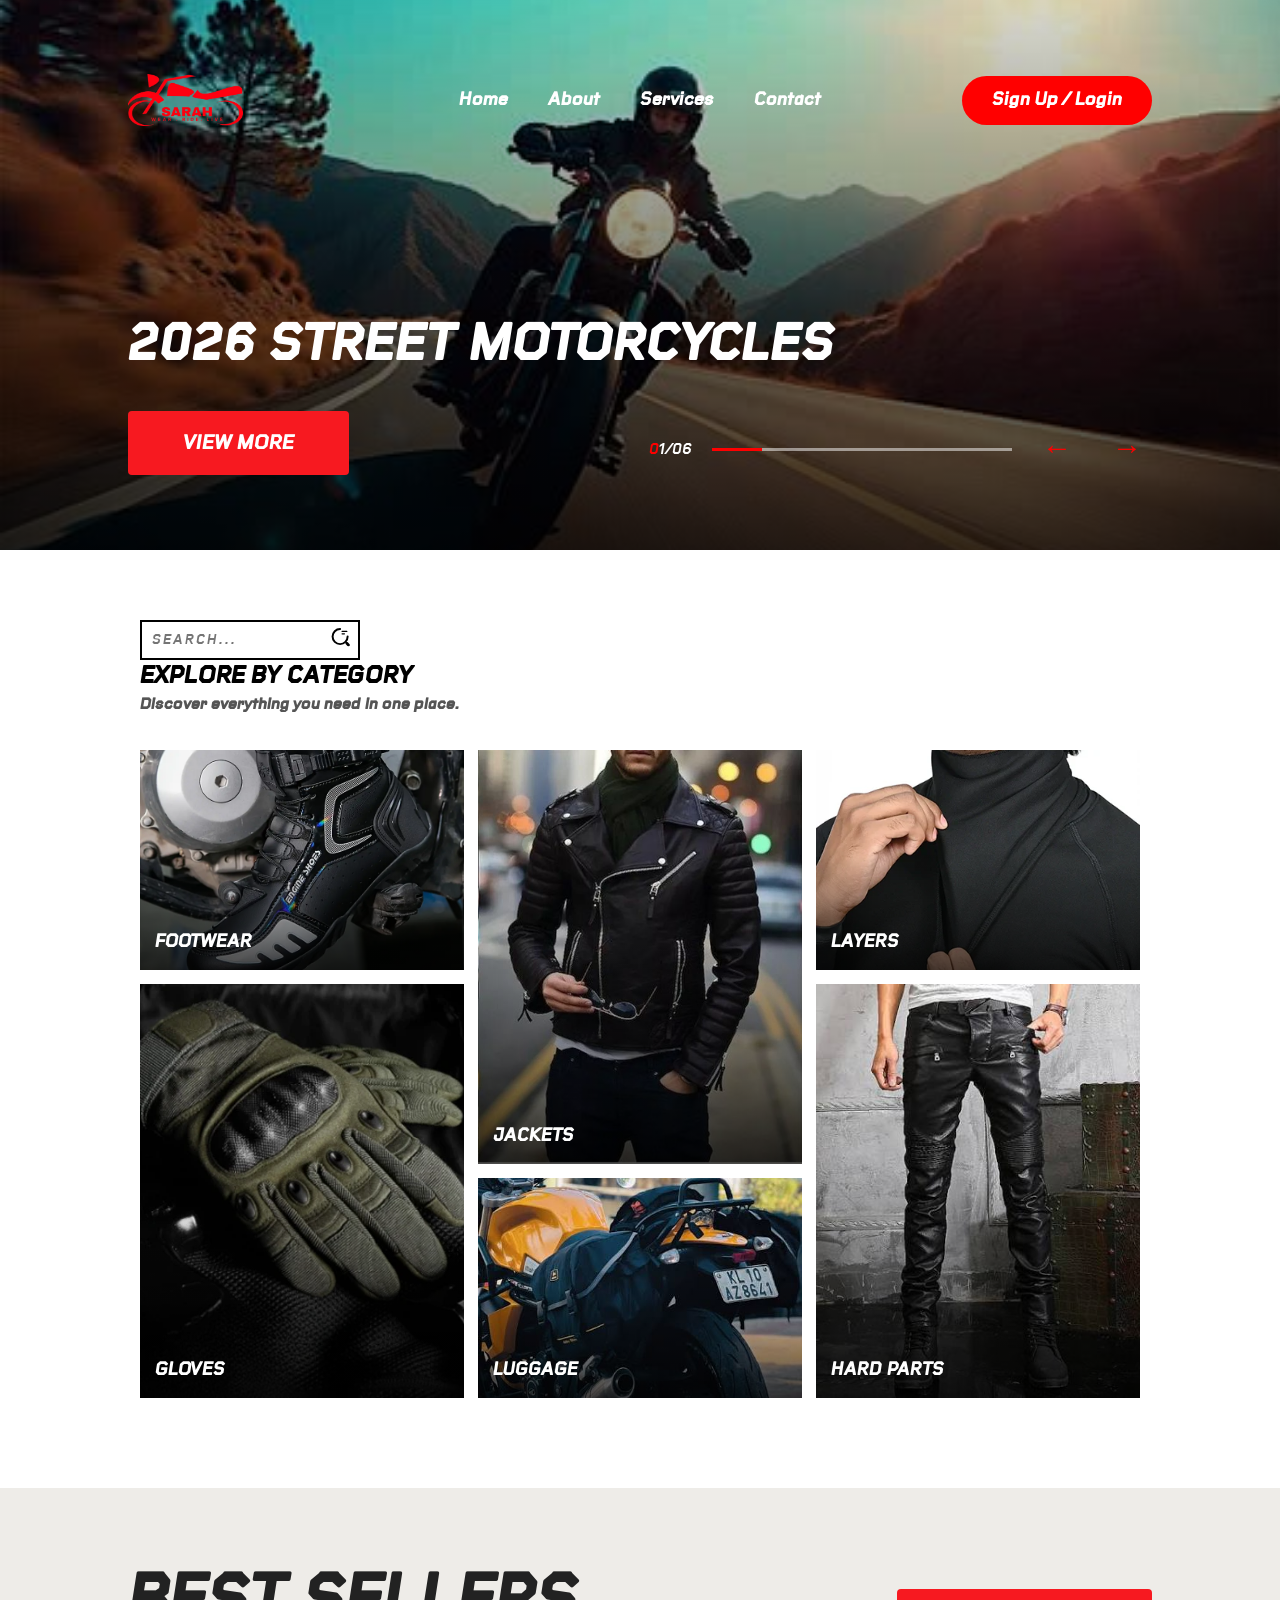
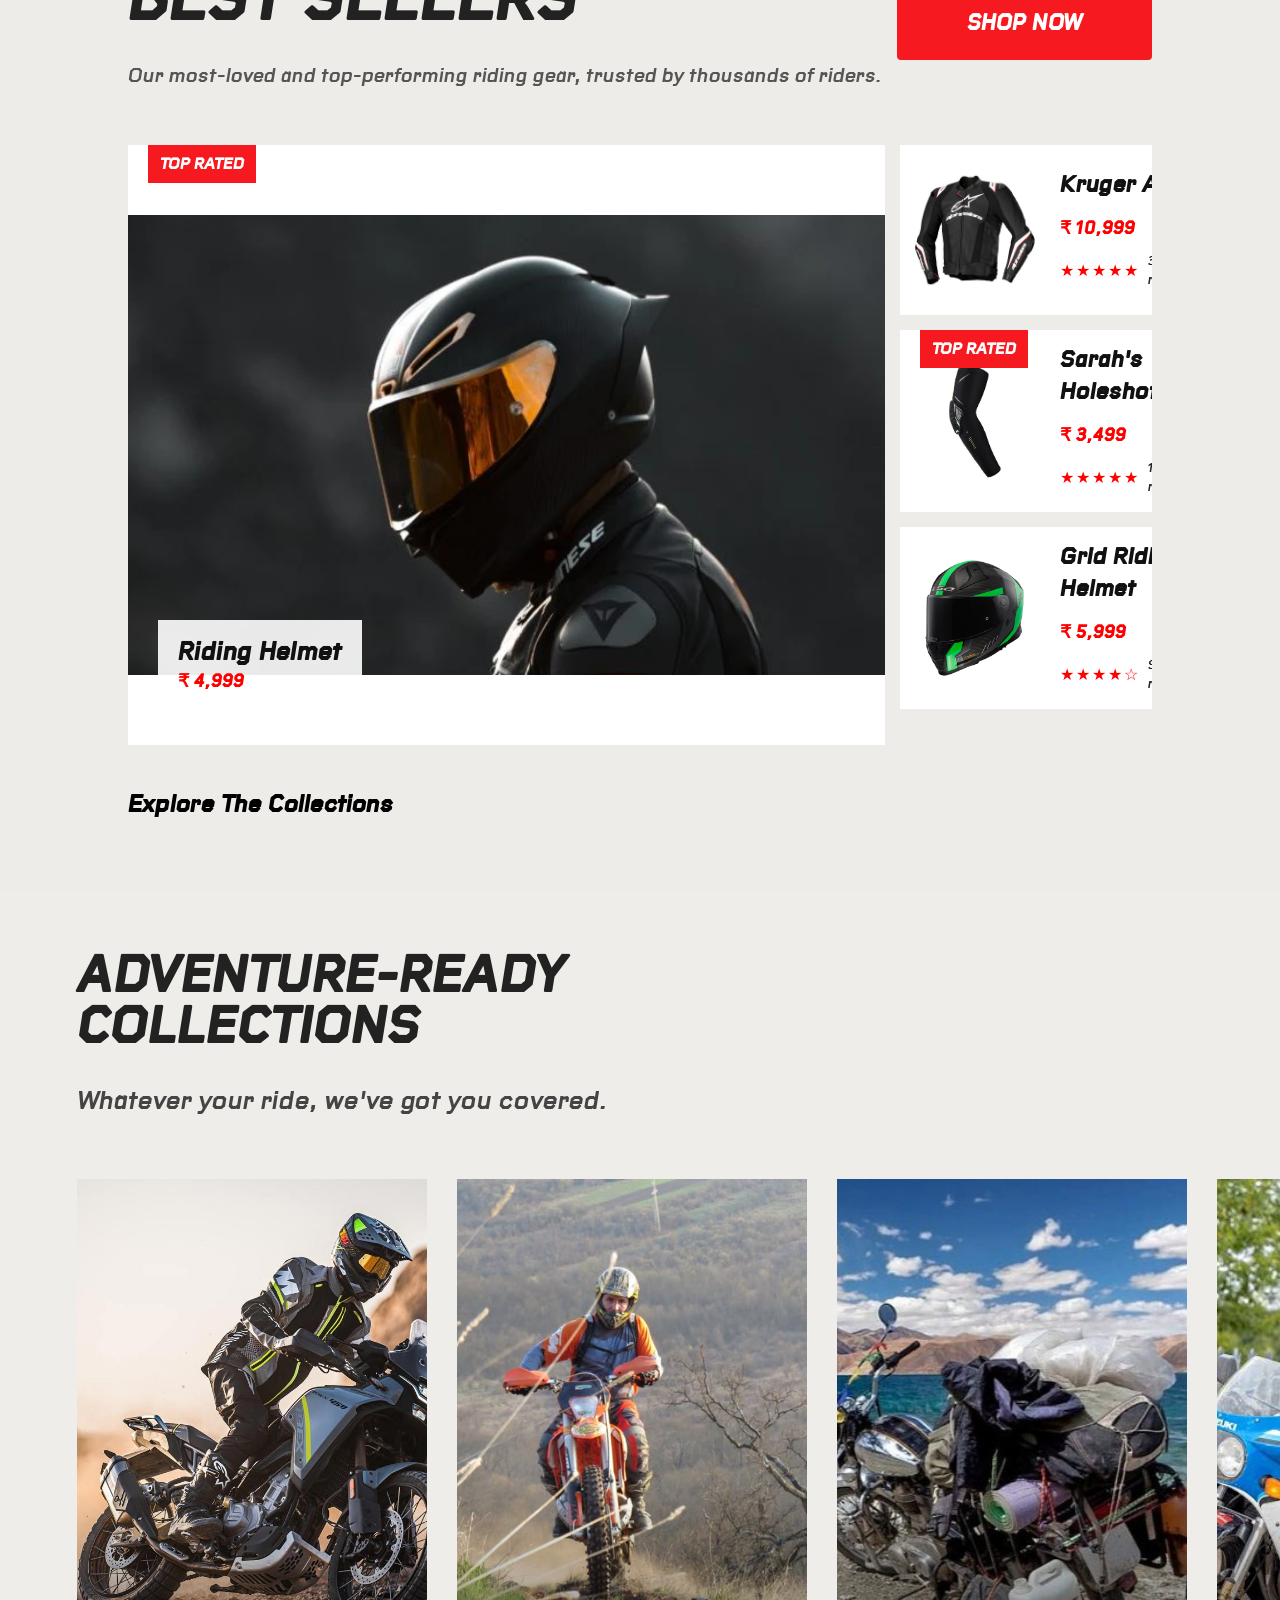
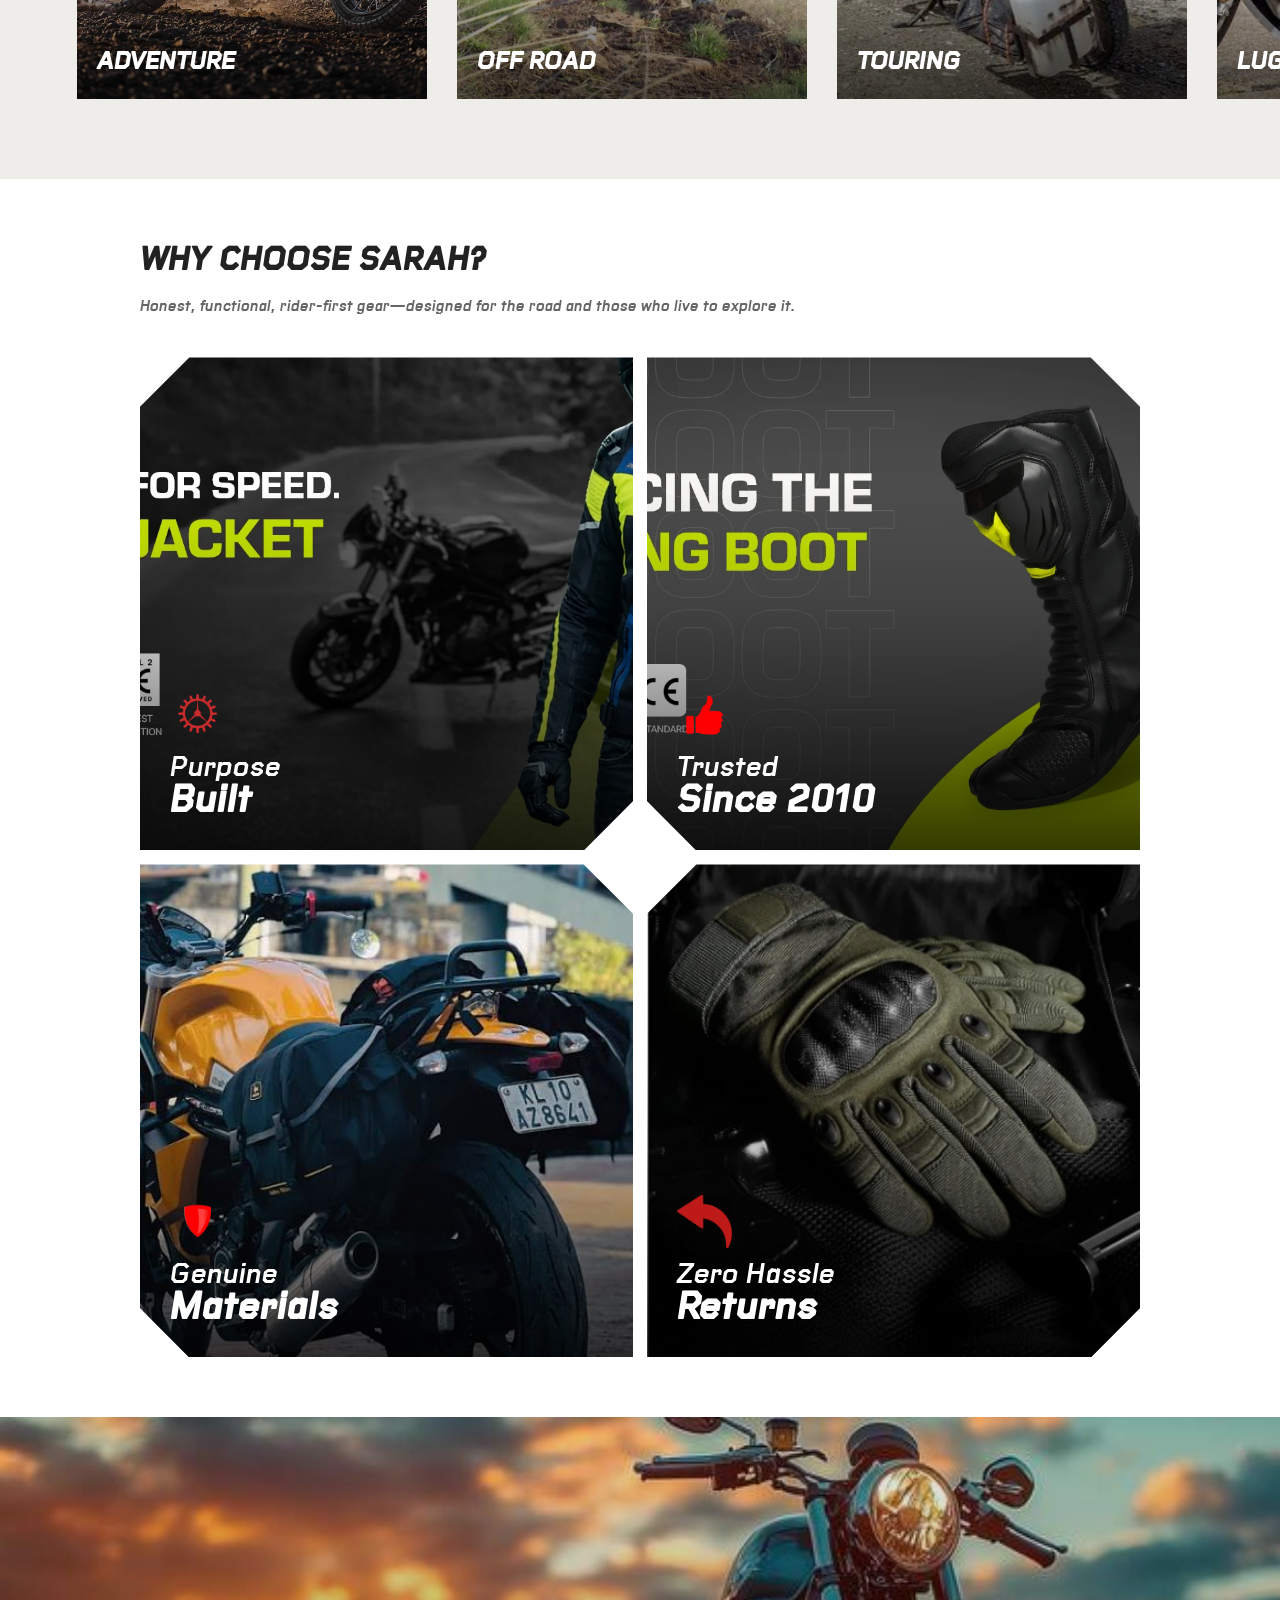
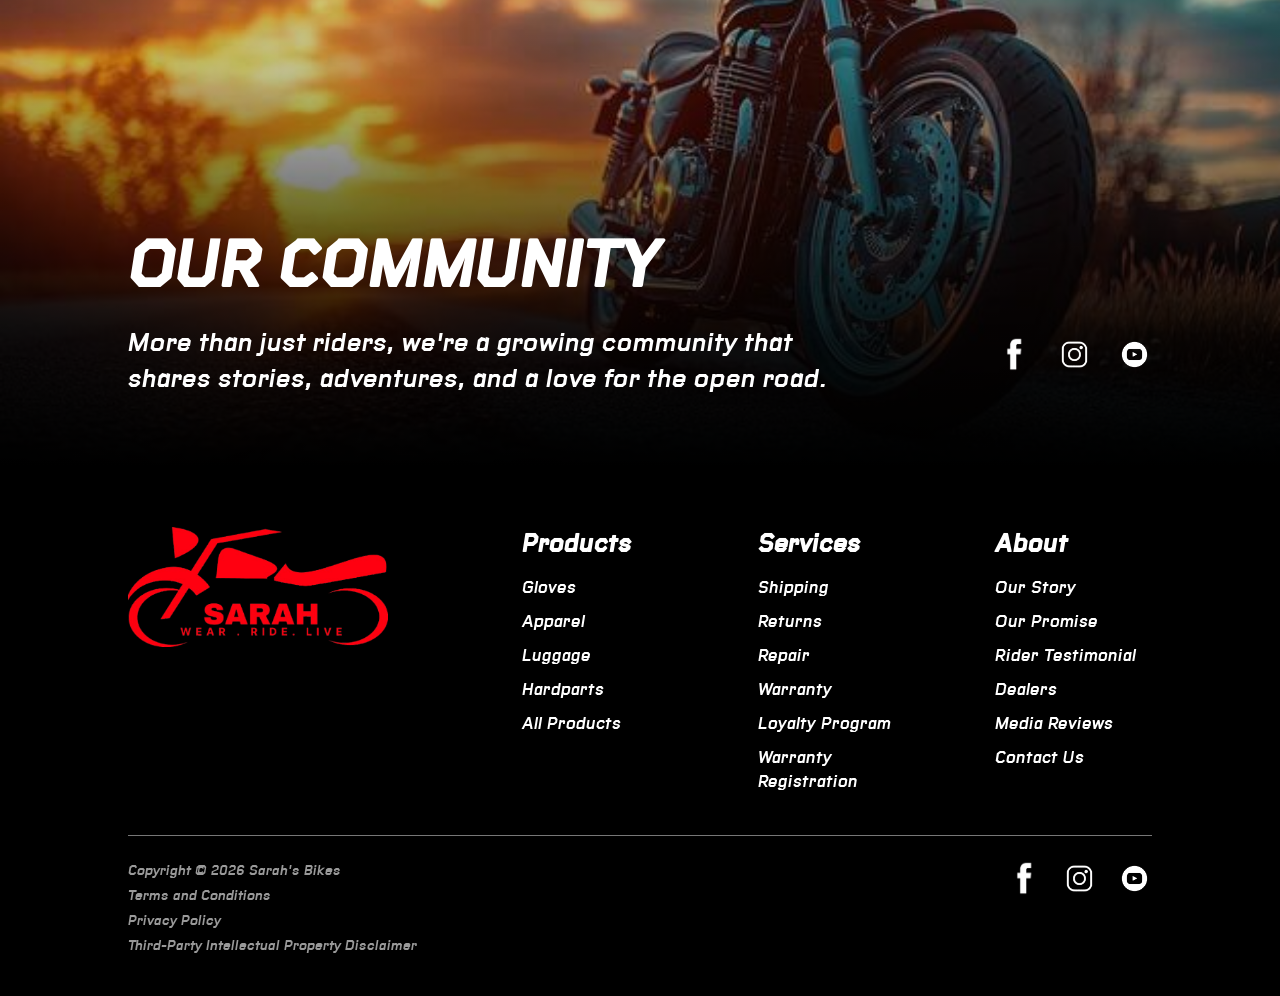
<file: index.html>
<!DOCTYPE html>
<html lang="en">
<head>
    <meta charset="UTF-8">
    <meta name="viewport" content="width=device-width, initial-scale=1.0">
    <title>Document</title>
    <link rel="stylesheet" href="style.css">
    <link rel="preconnect" href="https://fonts.googleapis.com">
        <link rel="icon" type="image/x-icon" href="/bikelogo.ico" height="115px">

</head>
    <body>

    <div class="hero" id="hero">

       <nav class="navbar">

    <!-- Mobile hamburger -->
    <button
        class="menu-btn"
        id="menuBtn"
        type="button"
        aria-label="Open navigation menu"
        aria-expanded="false"
        aria-controls="mobileDrawer"
    >
        <span></span>
        <span></span>
        <span></span>
    </button>

    <!-- Logo -->
    <a href="#" class="nav-logo">
        <img src="bikelogo.png" alt="Sarah">
    </a>

    <!-- Desktop navigation -->
    <ul class="desktop-nav">
        <li><a href="#">Home</a></li>
        <li><a href="#">About</a></li>
        <li><a href="#">Services</a></li>
        <li><a href="#">Contact</a></li>
    </ul>

    <!-- Desktop login -->
    <button class="login-btn" type="button">
        Sign Up / Login
    </button>

</nav>
<div class="mobile-drawer" id="mobileDrawer">

    <div class="drawer-header">

        <img src="bikelogo.png" alt="Sarah">

        <button
            class="close-btn"
            id="closeBtn"
            type="button"
            aria-label="Close navigation menu"
        >
            &times;
        </button>

    </div>

    <div class="drawer-links">
        <a href="#">Home</a>
        <a href="#">About</a>
        <a href="#">Services</a>
        <a href="#">Contact</a>
        <a href="#">Sign Up / Login</a>
    </div>

</div>

<div class="drawer-backdrop" id="drawerBackdrop"></div>

        <!-- CAROUSEL GOES HERE -->
 <section class="bike-carousel">

    <!-- SLIDE 1 -->
    <div class="carousel-slide active">
        <img src="./Carou/img1.jpg" alt="Motorcycle 1">

        <div class="dark-overlay"></div>

        <div class="carousel-content">
            <h2>2026 STREET MOTORCYCLES</h2>
            <a href="#" class="view-btn">VIEW MORE</a>
        </div>
    </div>

    <!-- SLIDE 2 -->
    <div class="carousel-slide">
        <img src="./Carou/img2.avif" alt="Motorcycle 2">

        <div class="dark-overlay"></div>

        <div class="carousel-content">
            <h2>ADVENTURE MOTORCYCLES</h2>
            <a href="#" class="view-btn">VIEW MORE</a>
        </div>
    </div>

    <!-- SLIDE 3 -->
    <div class="carousel-slide">
        <img src="./Carou/img3.jpg" alt="Motorcycle 3">

        <div class="dark-overlay"></div>

        <div class="carousel-content">
            <h2>BUILT FOR THE ROAD</h2>
            <a href="#" class="view-btn">VIEW MORE</a>
        </div>
    </div>
    <div class="carousel-slide">
        <img src="./Carou/img4.avif" alt="Motorcycle 4">

        <div class="dark-overlay"></div>

        <div class="carousel-content">
            <h2>CHANGE THE GAME</h2>
            <a href="#" class="view-btn">VIEW MORE</a>
        </div>
    </div>
    <div class="carousel-slide">
        <img src="./Carou/img5.avif" alt="Motorcycle 5">

        <div class="dark-overlay"></div>

        <div class="carousel-content">
            <h2>THE SPEED AWAITS YOU</h2>
            <a href="#" class="view-btn">VIEW MORE</a>
        </div>
    </div>
    <div class="carousel-slide">
        <img src="./Carou/img6.jpg" alt="Motorcycle 6">

        <div class="dark-overlay"></div>

        <div class="carousel-content">
            <h2>GRAB YOUR RIDING GEAR AND HIT THE ROAD!</h2>
            <a href="#" class="view-btn">VIEW MORE</a>
        </div>
    </div>


    <!-- CONTROLS -->
    <div class="carousel-controls">

        <span class="slide-number"></span>

        <div class="progress-line">
            <span class="progress-active"></span>
        </div>

        <button class="arrow prev" aria-label="Previous slide">
            &#8592;
        </button>

        <button class="arrow next" aria-label="Next slide">
            &#8594;
        </button>

    </div>
</div> <!-- end of hero -->

<section class="categories">
    <!-- From Uiverse.io by boryanakrasteva --> 
<div class="input-container">
  <input type="text" name="text" class="input" placeholder="search...">
  <span class="icon"> 
    <svg width="19px" height="19px" viewBox="0 0 24 24" fill="none" xmlns="http://www.w3.org/2000/svg"><g id="SVGRepo_bgCarrier" stroke-width="0"></g><g id="SVGRepo_tracerCarrier" stroke-linecap="round" stroke-linejoin="round"></g><g id="SVGRepo_iconCarrier"> <path opacity="1" d="M14 5H20" stroke="#000" stroke-width="1.5" stroke-linecap="round" stroke-linejoin="round"></path> <path opacity="1" d="M14 8H17" stroke="#000" stroke-width="1.5" stroke-linecap="round" stroke-linejoin="round"></path> <path d="M21 11.5C21 16.75 16.75 21 11.5 21C6.25 21 2 16.75 2 11.5C2 6.25 6.25 2 11.5 2" stroke="#000" stroke-width="2.5" stroke-linecap="round" stroke-linejoin="round"></path> <path opacity="1" d="M22 22L20 20" stroke="#000" stroke-width="3.5" stroke-linecap="round" stroke-linejoin="round"></path> </g></svg>
  </span>
</div>
    <div class="category-heading">
        <h1>EXPLORE BY CATEGORY</h1>
        <h4><p>Discover everything you need in one place.</p></h4>
    </div>

    <div class="category-grid">

        <a href="#" class="category-card footwear">
            <img src="./prod/riding shoe.webp" alt="Footwear">
            <span>FOOTWEAR</span>
        </a>

        <a href="#" class="category-card apparel">
            <img src="./prod/jacket.jpg" alt="Apparel">
            <span>JACKETS</span>
        </a>

        <a href="#" class="category-card layers">
            <img src="./prod/layer.webp" alt="Layers">
            <span>LAYERS</span>
        </a>

        <a href="#" class="category-card gloves">
            <img src="./prod/gloves.webp" alt="Gloves">
            <span>GLOVES</span>
        </a>

        <a href="#" class="category-card luggage">
            <img src="./prod/bag.jpg" alt="Luggage">
            <span>LUGGAGE</span>
        </a>

        <a href="#" class="category-card hard-parts">
            <img src="./prod/pants.jpg" alt="Hard Parts">
            <span>HARD PARTS</span>
        </a>

    </div>

</section>
<section class="best-sellers">

    <div class="best-sellers-header">

        <div>
            <h2>BEST SELLERS</h2>
            <p>
                Our most-loved and top-performing riding gear,
                trusted by thousands of riders.
            </p>
        </div>

        <a href="#" class="shop-now-btn">SHOP NOW</a>

    </div>


    <div class="best-sellers-grid">

        <!-- BIG FEATURED PRODUCT -->
        <a href="#" class="featured-product">

            <span class="product-badge">TOP RATED</span>

            <img
                src="./prod/helmate.webp"
                alt="Riding Helmet"
            >

            <div class="featured-info">
                <h3>Riding Helmet</h3>
                <p class="price">₹ 4,999</p>
            </div>

        </a>


        <!-- RIGHT PRODUCT LIST -->
        <div class="product-list">

            <!-- PRODUCT 1 -->
            <a href="#" class="small-product">

                <div class="small-product-image">
                    <img
                        src="./prod/jack1.jpg"
                        alt="Kruger Air Jacket"
                    >
                </div>

                <div class="small-product-info">
                    <h3>Kruger Air</h3>

                    <p class="price">₹ 10,999</p>

                    <div class="rating">
                        <span>★★★★★</span>
                        <small>30 reviews</small>
                    </div>
                </div>

            </a>


            <!-- PRODUCT 2 -->
            <a href="#" class="small-product">

                <span class="product-badge">
                    TOP RATED
                </span>

                <div class="small-product-image">
                    <img
                        src="./prod/sleeves.jpg"
                        alt="Sarah's Holeshot"
                    >
                </div>

                <div class="small-product-info">
                    <h3>Sarah's Holeshot</h3>

                    <p class="price">₹ 3,499</p>

                    <div class="rating">
                        <span>★★★★★</span>
                        <small>185 reviews</small>
                    </div>
                </div>

            </a>


            <!-- PRODUCT 3 -->
            <a href="#" class="small-product">

                <div class="small-product-image">
                    <img
                        src="./prod/helmate.jpg"
                        alt="Riding Helmet"
                    >
                </div>

                <div class="small-product-info">
                    <h3>Grid Riding Helmet</h3>

                    <p class="price">₹ 5,999</p>

                    <div class="rating">
                        <span>★★★★☆</span>
                        <small>92 reviews</small>
                    </div>
                </div>

            </a>

        </div>

    </div>

    <br>
    <br>
    <h1> <i>Explore The
Collections</i></h1>
</section>
<section class="collections">

    <div class="collections-header">
        <h2>ADVENTURE-READY<br>COLLECTIONS</h2>
        <p>Whatever your ride, we've got you covered.</p>
    </div>

    <div class="collections-grid">

        <a href="#" class="collection-card">
            <img src="./grid/adv.jpg" alt="Adventure Riding">
            <div class="collection-name">ADVENTURE</div>
        </a>

        <a href="#" class="collection-card">
            <img src="./grid/offroad.avif" alt="Off Road Riding">
            <div class="collection-name">OFF ROAD</div>
        </a>

        <a href="#" class="collection-card">
            <img src="./grid/touring.jpg" alt="Touring">
            <div class="collection-name">TOURING</div>
        </a>

        <a href="#" class="collection-card">
            <img src="./grid/tour.jpg" alt="Luggage">
            <div class="collection-name">LUGGAGE</div>
        </a>

        <a href="#" class="collection-card">
            <img src="./grid/street.jpg" alt="Street Riding">
            <div class="collection-name">STREET</div>
        </a>

    </div>

</section>
<section class="why-section">

    <div class="why-header">
        <h2>WHY CHOOSE SARAH?</h2>
        <p>
            Honest, functional, rider-first gear—designed for the road
            and those who live to explore it.
        </p>
    </div>

    <div class="why-grid">

        <div class="why-card">
            <img src="./prod/im5.webp" alt="Purpose Built">

            <div class="why-overlay">
                <span class="why-icon"><img src="./gridlogo/gear.png"></span>
                <h3>Purpose<br><strong>Built</strong></h3>
            </div>
        </div>

        <div class="why-card">
            <img src="./prod/im2.webp" alt="Trusted Since 2010">

            <div class="why-overlay">
                <span class="why-icon">
                    <img src="./gridlogo/thumb.png">
                </span>
                <h3>Trusted<br><strong>Since 2010</strong></h3>
            </div>
        </div>

        <div class="why-card">
            <img src="./prod/bag.jpg" alt="Genuine Materials">

            <div class="why-overlay">
                <span class="why-icon">
                    <img src="./gridlogo/shield.png">
                </span>
                <h3>Genuine<br><strong>Materials</strong></h3>
            </div>
        </div>

        <div class="why-card">
            <img src="./prod/gloves.webp" alt="Zero Hassle Returns">

            <div class="why-overlay">
                <span class="why-icon">
                    <img src="./gridlogo/return.png">
                </span>
                <h3>Zero Hassle<br><strong>Returns</strong></h3>
            </div>
        </div>

    </div>

</section>
<footer class="site-footer">

    <!-- COMMUNITY IMAGE AREA -->
    <div class="community">

        <div class="community-content">

            <div class="community-text">
                <h2>OUR COMMUNITY</h2>

                <p>
                    More than just riders, we're a growing community that
                    shares stories, adventures, and a love for the open road.
                </p>
            </div>
<div class="social-icons">
    <a href="#">
        <img src="./socials/fb.png" alt="Facebook">
    </a>

    <a href="#">
        <img src="./socials/insta.png" alt="Instagram">
    </a>

    <a href="#">
        <img src="./socials/youtube.png" alt="YouTube">
    </a>
</div>

        </div>

    </div>


    <!-- BLACK FOOTER AREA -->
    <div class="footer-main">

        <div class="footer-grid">

            <!-- LOGO -->
            <div class="footer-brand">
                <img src="bikelogo.png" alt="Sarah">
            </div>


            <!-- PRODUCTS -->
            <div class="footer-column">
                <h3>Products</h3>

                <a href="#">Gloves</a>
                <a href="#">Apparel</a>
                <a href="#">Luggage</a>
                <a href="#">Hardparts</a>
                <a href="#">All Products</a>
            </div>


            <!-- SERVICES -->
            <div class="footer-column">
                <h3>Services</h3>

                <a href="#">Shipping</a>
                <a href="#">Returns</a>
                <a href="#">Repair</a>
                <a href="#">Warranty</a>
                <a href="#">Loyalty Program</a>
                <a href="#">Warranty Registration</a>
            </div>


            <!-- ABOUT -->
            <div class="footer-column">
                <h3>About</h3>

                <a href="#">Our Story</a>
                <a href="#">Our Promise</a>
                <a href="#">Rider Testimonial</a>
                <a href="#">Dealers</a>
                <a href="#">Media Reviews</a>
                <a href="#">Contact Us</a>
            </div>

        </div>


        <!-- BOTTOM FOOTER -->
        <div class="footer-bottom">

            <div class="footer-legal">
                <p>Copyright © 2026 Sarah's Bikes</p>
                <a href="#">Terms and Conditions</a>
                <a href="#">Privacy Policy</a>
                <a href="#">Third-Party Intellectual Property Disclaimer</a>
            </div>
<div class="footer-socials">
    <a href="#" aria-label="Facebook">
        <img src="./socials/fb.png" alt="Facebook">
    </a>

    <a href="#" aria-label="Instagram">
        <img src="./socials/insta.png" alt="Instagram">
    </a>

    <a href="#" aria-label="YouTube">
        <img src="./socials/youtube.png" alt="YouTube">
    </a>
</div>

        </div>

    </div>

</footer>
<script src="script.js"></script>
    </body>
    </html>
</file>
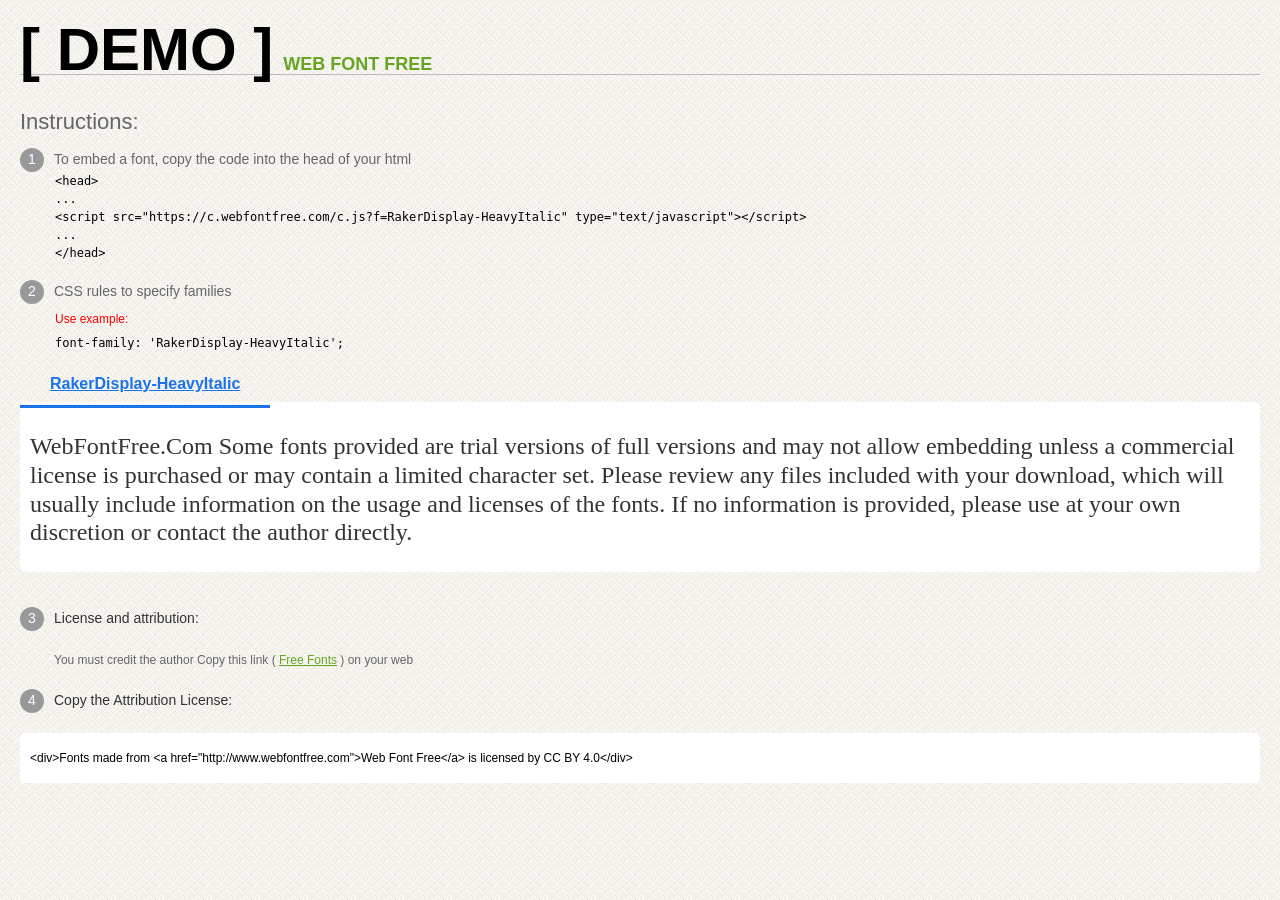
<file: All_Web_Demo.html>
<!doctype html>
<html>
<head>
<meta charset="utf-8">
<title>Fonts Demo</title>
<style type="text/css">
*{margin:0;padding:0;list-style-type:none;}body{font-family:-apple-system,BlinkMacSystemFont,San Francisco,HelveticaNeue-Light,Helvetica Neue Light,Helvetica Neue,Segoe UI,Fira Sans,Roboto,Oxygen,Ubuntu,Droid Sans,Arial,Microsoft YaHei,sans-serif;line-height:1.5;font-size:16px;padding:20px;color:#333;background-image:url([data-uri]);}:hover,:before,:after{-webkit-transition:all 0.1s ease-in;-moz-transition:all 0.1s ease-in;-ms-transition:all 0.1s ease-in;-o-transition:all 0.1s ease-in;transition:all 0.1s ease-in;}a{color:#66A523;}a:hover,.g:hover{opacity:0.7;}.logo{font-size:60px;border-bottom:1px solid #bbb;line-height:20px;color:#000;text-transform:uppercase;font-family:"Teko","Roboto",Arial,Helvetica,sans-serif;margin-top:20px;}.logo a{font-size:18px;color:#66A523;text-decoration:none;text-transform:capitalize;margin-left:10px;}.info{float:left;font-size:14px;margin-top:30px;color:#666;}.info .inst{font-size:22px;margin-bottom:10px;}.info span,.by span{color:#fff;border-radius:20px;padding:1px;display:inline-block;width:22px;height:22px;text-align:center;margin-right:10px;background-color:#999999;}.info .exs{font-size:12px;color:#666;margin-left:35px;display:block;}.info .exs font{color:#f00;line-height:30px;}.demo{float:left;width:100%;height:auto;padding-bottom:10px;margin-top:50px;background-color:#FFF;border-radius:5px;}.demo a{color:#1a73e8;float:left;font-weight:bold;font-size:16px;padding-right:30px;padding-left:30px;position:relative;margin-top:-30px;}.demo a:before{content:" ";background-color:#1A73E8;position:absolute;height:3px;width:100%;left:0px;bottom:-12px;}.demo .t{font-size:24px;float:left;width:calc(100% - 20px);color:#333;height:120px;margin-top:20px;line-height:1.2em;overflow-x:hidden;padding:10px;}.by{padding-top:15px;float:left;width:100%;margin-top:10px;margin-right:0;margin-bottom:10px;margin-left:0;font-size:14px;color:#666;}.by .b{padding-top:10px;padding-bottom:10px;color:#333;}.by .a{padding-top:10px;padding-bottom:10px;margin-left:34px;font-size:12px;}.te{width:100%;height:auto;border:0px solid #CCC;resize:none;float:left;margin-top:10px;line-height:50px;overflow:hidden;border-radius:5px;color:#000000;background-color:#FFF;font-size:12px;margin-bottom:20px;text-indent:10px;}pre{color:#000;}
</style>
<script src="https://c.webfontfree.com/c.js?f=RakerDisplay-HeavyItalic" type="text/javascript"></script>
</head>
<body>
<h1 class="logo">
<span>[ Demo ]</span><a href="http://www.webfontfree.com/">WEB FONT FREE</a>
</h1>
<div class="info">
<div class="inst">Instructions:</div>
<span>1</span>To embed a font, copy the code into the head of your html
<div class="exs">
  <pre>
&lt;head&gt;
...
&lt;script src=&quot;https://c.webfontfree.com/c.js?f=RakerDisplay-HeavyItalic&quot; type=&quot;text/javascript&quot;&gt;&lt;/script&gt;
...
&lt;/head&gt;
</pre><br/>
</div>
<span>2</span>CSS rules to specify families
<div class="exs"><font>Use example:</font> <br/>
<pre>
font-family: 'RakerDisplay-HeavyItalic';
</pre>
</div>
</div>
<!--demo-->
<div class="demo"><a href="https://www.webfontfree.com/en/download/RakerDisplay-HeavyItalic" target="_blank">RakerDisplay-HeavyItalic</a><div class="t" style="font-family:RakerDisplay-HeavyItalic">WebFontFree.Com Some fonts provided are trial versions of full versions and may not allow embedding unless a commercial license is purchased or may contain a limited character set. Please review any files included with your download, which will usually include information on the usage and licenses of the fonts. If no information is provided, please use at your own discretion or contact the author directly.</div></div>
<!--demo-->
<div class="by">
<div class="b"><span>3</span>License and attribution:</div>
<div class="a">You must credit the author Copy this link ( <a target="_blank" href="https://www.webfontfree.com">Free Fonts</a> ) on your web</div>
<div class="b"><span>4</span>Copy the Attribution License:</div>
<div class="te">&lt;div&gt;Fonts made from &lt;a href="http://www.webfontfree.com"&gt;Web Font Free&lt;/a&gt; is licensed by CC BY 4.0&lt;/div&gt;</div>
</div>
</body>
</html>
</file>
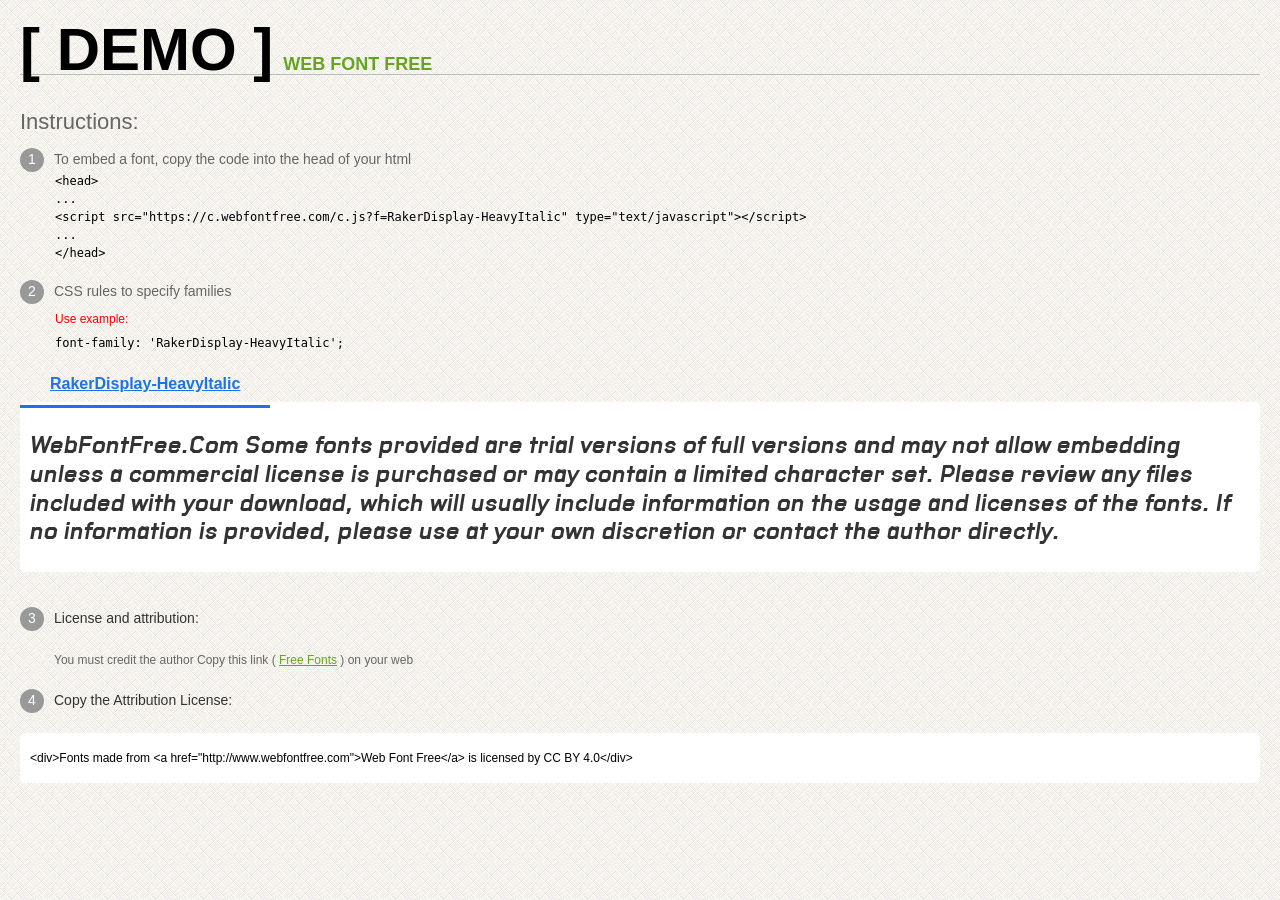
<file: RakerDisplay-HeavyItalic/web/Web_Demo.html>
<!doctype html>
<html>
<head>
<meta charset="utf-8">
<title>Fonts Demo</title>
<style type="text/css">
*{margin:0;padding:0;list-style-type:none;}body{font-family:-apple-system,BlinkMacSystemFont,San Francisco,HelveticaNeue-Light,Helvetica Neue Light,Helvetica Neue,Segoe UI,Fira Sans,Roboto,Oxygen,Ubuntu,Droid Sans,Arial,Microsoft YaHei,sans-serif;line-height:1.5;font-size:16px;padding:20px;color:#333;background-image:url([data-uri]);}:hover,:before,:after{-webkit-transition:all 0.1s ease-in;-moz-transition:all 0.1s ease-in;-ms-transition:all 0.1s ease-in;-o-transition:all 0.1s ease-in;transition:all 0.1s ease-in;}a{color:#66A523;}a:hover,.g:hover{opacity:0.7;}.logo{font-size:60px;border-bottom:1px solid #bbb;line-height:20px;color:#000;text-transform:uppercase;font-family:"Teko","Roboto",Arial,Helvetica,sans-serif;margin-top:20px;}.logo a{font-size:18px;color:#66A523;text-decoration:none;text-transform:capitalize;margin-left:10px;}.info{float:left;font-size:14px;margin-top:30px;color:#666;}.info .inst{font-size:22px;margin-bottom:10px;}.info span,.by span{color:#fff;border-radius:20px;padding:1px;display:inline-block;width:22px;height:22px;text-align:center;margin-right:10px;background-color:#999999;}.info .exs{font-size:12px;color:#666;margin-left:35px;display:block;}.info .exs font{color:#f00;line-height:30px;}.demo{float:left;width:100%;height:auto;padding-bottom:10px;margin-top:50px;background-color:#FFF;border-radius:5px;}.demo a{color:#1a73e8;float:left;font-weight:bold;font-size:16px;padding-right:30px;padding-left:30px;position:relative;margin-top:-30px;}.demo a:before{content:" ";background-color:#1A73E8;position:absolute;height:3px;width:100%;left:0px;bottom:-12px;}.demo .t{font-size:24px;float:left;width:calc(100% - 20px);color:#333;height:120px;margin-top:20px;line-height:1.2em;overflow-x:hidden;padding:10px;}.by{padding-top:15px;float:left;width:100%;margin-top:10px;margin-right:0;margin-bottom:10px;margin-left:0;font-size:14px;color:#666;}.by .b{padding-top:10px;padding-bottom:10px;color:#333;}.by .a{padding-top:10px;padding-bottom:10px;margin-left:34px;font-size:12px;}.te{width:100%;height:auto;border:0px solid #CCC;resize:none;float:left;margin-top:10px;line-height:50px;overflow:hidden;border-radius:5px;color:#000000;background-color:#FFF;font-size:12px;margin-bottom:20px;text-indent:10px;}pre{color:#000;}
</style>
<style type="text/css">
@font-face{
    font-family: "RakerDisplay-HeavyItalic";
    src: url("font/RakerDisplay-HeavyItalic.eot");
    src: url("font/RakerDisplay-HeavyItalic.eot?#iefix")format("embedded-opentype"),
	    url("font/RakerDisplay-HeavyItalic.woff")format("woff"),
	    url("font/RakerDisplay-HeavyItalic.woff2")format("woff2"),
	    url("font/RakerDisplay-HeavyItalic.ttf")format("truetype"),
	    url("font/RakerDisplay-HeavyItalic.svg#RakerDisplay-HeavyItalic")format("svg");
	font-weight:normal;
	font-style:normal;
	font-display:swap;
}
</style>
</head>
<body>
<h1 class="logo">
<span>[ Demo ]</span><a href="http://www.webfontfree.com/">WEB FONT FREE</a>
</h1>
<div class="info">
<div class="inst">Instructions:</div>
<span>1</span>To embed a font, copy the code into the head of your html
<div class="exs">
  <pre>
&lt;head&gt;
...
&lt;script src=&quot;https://c.webfontfree.com/c.js?f=RakerDisplay-HeavyItalic&quot; type=&quot;text/javascript&quot;&gt;&lt;/script&gt;
...
&lt;/head&gt;
</pre><br/>
</div>
<span>2</span>CSS rules to specify families
<div class="exs"><font>Use example:</font> <br/>
<pre>
font-family: 'RakerDisplay-HeavyItalic';
</pre>
</div>
</div>
<!--demo-->
<div class="demo"><a href="https://www.webfontfree.com/en/download/RakerDisplay-HeavyItalic" target="_blank">RakerDisplay-HeavyItalic</a><div class="t" style="font-family:RakerDisplay-HeavyItalic">WebFontFree.Com Some fonts provided are trial versions of full versions and may not allow embedding unless a commercial license is purchased or may contain a limited character set. Please review any files included with your download, which will usually include information on the usage and licenses of the fonts. If no information is provided, please use at your own discretion or contact the author directly.</div></div>
<!--demo-->
<div class="by">
<div class="b"><span>3</span>License and attribution:</div>
<div class="a">You must credit the author Copy this link ( <a target="_blank" href="https://www.webfontfree.com">Free Fonts</a> ) on your web</div>
<div class="b"><span>4</span>Copy the Attribution License:</div>
<div class="te">&lt;div&gt;Fonts made from &lt;a href="http://www.webfontfree.com"&gt;Web Font Free&lt;/a&gt; is licensed by CC BY 4.0&lt;/div&gt;</div>
</div>
</body>
</html>
</file>
<file: style.css>
@font-face {
    font-family: bike;
    src: url(./RakerDisplay-HeavyItalic/RakerDisplay-HeavyItalic.ttf);
}
*{
    padding : 0;
    margin: 0;
    box-sizing: border-box;
    font-family: 'bike', sans-serif;
}
.hero {
    width: 100%;
    position: relative;
    overflow: hidden;

    /* Total height of the hero/carousel area */
    height: 550px;
}
nav {
    position: absolute;
    top: 0;
    left: 0;

    width: 100%;
    z-index: 100;

    display: flex;
    align-items: center;
    justify-content: space-between;

    padding: 40px 10% 0;

    /* Carousel image will show behind navbar */
    background: transparent;
}
nav {
    position: absolute;
    width: 100%;
}

nav ul {
    position: absolute;
    left: 50%;
    transform: translateX(-50%);

    display: flex;
    align-items: center;
}
.logo{
    color:white;
    font-size : 28px;
}
.logo span {
    color: red;
}

nav ul li{
    list-style-type : none;
    display: inline-block;
    padding: 10px 20px;
}
nav ul li a {
    color: white;
    text-decoration: none;
    font-size: 18px;
    font-weight: bold;

    position: relative;
    padding-bottom: 8px;
}

nav ul li a::after {
    content: "";
    position: absolute;

    left: 0;
    bottom: 0;

    width: 0;
    height: 3px;

    background: red;

    transition: width 0.3s ease;
}
nav ul li a:hover{
    color : red;
    transition: .3s;
}
nav ul li a:hover::after {
    width: 100%;
}

button{
    border:none;
    background : red;
    padding: 12px 30px;
    border-radius: 30px;
    color: white;
    font-weight: bold;
    font-size: 18px;
    transition: .4s;
}

button:hover{
    background : white;
    color : red;
    cursor: pointer;
}
.bike-carousel {
    position: absolute;
    inset: 0;

    width: 100%;
    height: 100%;

    overflow: hidden;
    background: #111;
}

/* SLIDE */
.carousel-slide {
    position: absolute;
    inset: 0;

    opacity: 0;
    visibility: hidden;

    transition: opacity 0.5s ease;
}

.carousel-slide.active {
    opacity: 1;
    visibility: visible;
}

.carousel-slide img {
    width: 100%;
    height: 100%;
    object-fit: cover;
    object-position: center;
}
.carousel-slide img {
    width: 100%;
    height: 100%;
    object-fit: cover;
    object-position: center;
}

/* DARK GRADIENT LIKE YOUR SCREENSHOT */
.dark-overlay {
    position: absolute;
    inset: 0;
    background:
        linear-gradient(
            to bottom,
            rgba(0, 0, 0, 0.15),
            rgba(0, 0, 0, 0.8)
        );
}

/* LEFT CONTENT */
.carousel-content {
    position: absolute;
    left: 10%;
    bottom: 75px;
    z-index: 2;
}

.carousel-content h2 {
    color: white;
    font-size: clamp(28px, 4vw, 60px);
    font-style: italic;
    margin-bottom: 30px;
}

.view-btn {
    display: inline-block;
    padding: 18px 55px;

    background: #f71920;
    color: white;

    text-decoration: none;
    font-size: 20px;
    font-weight: bold;
    font-style: italic;

    border-radius: 4px;
}

/* BOTTOM RIGHT CONTROLS */
.carousel-controls {
    position: absolute;
    right: 10%;
    bottom: 75px;

    display: flex;
    align-items: center;
    gap: 20px;

    z-index: 3;
}

.slide-number {
    color: white;
    font-size: 16px;
}

.slide-number::first-letter {
    color: red;
}

/* PROGRESS BAR */
.progress-line {
    width: 300px;
    height: 3px;

    background: rgba(255, 255, 255, 0.5);
    position: relative;
}
.progress-active {
    position: absolute;
    left: 0;
    top: 0;

    height: 100%;
    background: red;

    transition: width 0.3s ease;
}

.progress-line span {
    position: absolute;
    right: 15%;
    top: 0;

    width: 18%;
    height: 3px;
    background: red;
}

/* ARROWS */
.arrow {
    border: none;
    background: transparent;
    color: red;

    font-size: 30px;
    cursor: pointer;

    padding: 5px 10px;

    /* No hover animation */
    transition: none;
}

.arrow:hover {
    background: transparent;
    color: red;
    transform: none;
}



/* MOBILE */
@media (max-width: 768px) {

    .bike-carousel {
        height: 350px;
        max-height: none;
    }

    .carousel-content {
        left: 25px;
        bottom: 100px;
    }

    .carousel-controls {
        left: 25px;
        right: auto;
        bottom: 35px;
    }

    .progress-line {
        width: 120px;
    }

    .carousel-content h2 {
        font-size: 30px;
    }

    .view-btn {
        padding: 14px 35px;
        font-size: 16px;
    }
}
.categories {
    width: min(1000px, 90%);
    margin: 0 auto;
    padding: 70px 0 90px;
}

.category-heading {
    margin-bottom: 35px;
}

.category-heading h2 {
    font-size: 32px;
    font-style: italic;
    color: #111;
    margin-bottom: 10px;
}

.category-heading p {
    color: #555;
    font-size: 16px;
}


/* GRID */
.category-grid {
    display: grid;

    grid-template-columns: repeat(3, 1fr);
    grid-template-rows: 220px 180px 220px;

    gap: 14px;
}


/* CARD */
.category-card {
    position: relative;
    overflow: hidden;
    display: block;
}

.category-card img {
    width: 100%;
    height: 100%;

    object-fit: cover;
    display: block;
}


/* DARK GRADIENT AT BOTTOM */
.category-card::after {
    content: "";
    position: absolute;
    inset: 0;

    background: linear-gradient(
        to bottom,
        transparent 45%,
        rgba(0, 0, 0, 0.7)
    );

    pointer-events: none;
}


/* CATEGORY NAME */
.category-card span {
    position: absolute;

    left: 15px;
    bottom: 15px;

    color: white;
    font-size: 18px;
    font-weight: bold;

    z-index: 2;
}


/* EXACT GRID POSITIONS */

.footwear {
    grid-column: 1;
    grid-row: 1;
}

.gloves {
    grid-column: 1;
    grid-row: 2 / 4;
}

.apparel {
    grid-column: 2;
    grid-row: 1 / 3;
}

.luggage {
    grid-column: 2;
    grid-row: 3;
}

.layers {
    grid-column: 3;
    grid-row: 1;
}

.hard-parts {
    grid-column: 3;
    grid-row: 2 / 4;
}
@media (max-width: 768px) {

    .categories {
        width: 92%;
        padding: 50px 0;
    }

    .category-grid {
        grid-template-columns: 1fr 1fr;
        grid-template-rows: none;
    }

    .category-card {
        grid-column: auto;
        grid-row: auto;

        height: 220px;
    }

    .category-card.apparel,
    .category-card.hard-parts {
        height: 350px;
    }
}

.best-sellers {
    background: #eeece8;
    padding: 70px 10%;
}


/* HEADER */
.best-sellers-header {
    display: flex;
    justify-content: space-between;
    align-items: center;

    margin-bottom: 55px;
}

.best-sellers-header h2 {
    font-size: clamp(40px, 5vw, 70px);
    font-style: italic;
    color: #222;

    margin-bottom: 15px;
}

.best-sellers-header p {
    font-size: 20px;
    color: #555;
}


/* SHOP BUTTON */
.shop-now-btn {
    background: #f71920;
    color: white;

    text-decoration: none;

    padding: 20px 70px;

    font-size: 22px;
    font-weight: bold;
    font-style: italic;

    border-radius: 4px;
}


/* MAIN PRODUCT GRID */
.best-sellers-grid {
    display: grid;

    grid-template-columns: 3fr 1fr;

    gap: 15px;

    height: 600px;
}


/* BIG PRODUCT */
.featured-product {
    position: relative;

    background: white;

    overflow: hidden;

    text-decoration: none;
    color: #111;
}

.featured-product img {
    width: 100%;
    height: 100%;

    object-fit: contain;
}


/* FEATURED PRODUCT INFO */
.featured-info {
    position: absolute;

    left: 30px;
    bottom: 25px;

    background: rgba(255, 255, 255, 0.9);

    padding: 15px 20px;
}

.featured-info h3 {
    font-size: 25px;
}


/* BADGE */
.product-badge {
    position: absolute;

    top: 0;
    left: 20px;

    background: #f71920;
    color: white;

    padding: 8px 12px;

    font-weight: bold;

    z-index: 5;
}


/* RIGHT PRODUCT LIST */
.product-list {
    display: flex;
    flex-direction: column;

    gap: 15px;

    overflow-y: auto;
}


/* SMALL PRODUCT */
.small-product {
    position: relative;

    min-height: 170px;

    display: grid;
    grid-template-columns: 130px 1fr;

    align-items: center;

    background: white;

    padding: 15px;

    text-decoration: none;
    color: #111;
}


/* SMALL PRODUCT IMAGE */
.small-product-image {
    width: 120px;
    height: 130px;
}

.small-product-image img {
    width: 100%;
    height: 100%;

    object-fit: contain;
}


/* PRODUCT INFO */
.small-product-info {
    padding-left: 15px;
}

.small-product-info h3 {
    font-size: 23px;
    margin-bottom: 15px;
}


/* PRICE */
.price {
    color: red;
    font-size: 18px;
    font-weight: bold;

    margin-bottom: 10px;
}


/* RATING */
.rating {
    display: flex;
    align-items: center;

    gap: 8px;
}

.rating span {
    color: red;
    letter-spacing: 2px;
}

.rating small {
    color: #222;
}
@media (max-width: 768px) {

    .best-sellers {
        padding: 50px 5%;
    }

    .best-sellers-header {
        flex-direction: column;
        align-items: flex-start;

        gap: 25px;
    }

    .best-sellers-header p {
        font-size: 16px;
    }

    .shop-now-btn {
        padding: 15px 40px;
    }


    .best-sellers-grid {
        grid-template-columns: 1fr;

        height: auto;
    }


    .featured-product {
        height: 450px;
    }


    .product-list {
        overflow: visible;
    }


    .small-product {
        grid-template-columns: 110px 1fr;
    }
}

.input-container {
  width: 220px;
  position: relative;
}

.icon {
  position: absolute;
  right: 10px;
  top: calc(50% + 5px);
  transform: translateY(calc(-50% - 5px));
}

.input {
  width: 100%;
  height: 40px;
  padding: 10px;
  transition: .2s linear;
  border: 2.5px solid black;
  font-size: 14px;
  text-transform: uppercase;
  letter-spacing: 2px;
}

.input:focus {
  outline: none;
  border: 0.5px solid rgb(255, 0, 0);
  box-shadow: -5px -5px 0px rgb(255, 0, 0);
}

.input-container:hover > .icon {
  animation: anim 1s linear infinite;
}

@keyframes anim {
  0%,
  100% {
    transform: translateY(calc(-50% - 5px)) scale(1);
  }

  50% {
    transform: translateY(calc(-50% - 5px)) scale(1.1);
  }
}


.collections {
    background: #efede9;
    padding: 60px 0 80px;
    overflow: hidden;
}

.collections-header {
    width: 88%;
    margin: 0 auto 60px;
}

.collections-header h2 {
    font-size: clamp(42px, 4vw, 70px);
    line-height: 1;
    font-style: italic;
    color: #222;
    margin-bottom: 30px;
}

.collections-header p {
    font-size: clamp(18px, 2vw, 30px);
    color: #444;
}


/* CARD ROW */
.collections-grid {
    display: flex;
    gap: 30px;
    padding-left: 6vw;

    overflow-x: auto;
    overflow-y: hidden;

    scroll-behavior: smooth;

    cursor: grab;

    user-select: none;
    -webkit-user-select: none;

    scrollbar-width: none;
    -ms-overflow-style: none;

    touch-action: pan-y;
}

.collections-grid::-webkit-scrollbar {
    display: none;
}

.collections-grid.dragging {
    cursor: grabbing;
    scroll-behavior: auto;
}

.collections-grid.dragging .collection-card {
    pointer-events: none;
}

.collection-card img {
    pointer-events: none;
    user-select: none;
    -webkit-user-drag: none;
}

.collection-card {
    flex: 0 0 350px;
}

.collection-card:last-child {
    margin-right: 6vw;
}
.collections-grid::-webkit-scrollbar {
    display: none;
}


/* CARD */
.collection-card {
    position: relative;

    flex: 0 0 350px;
    height: 520px;

    overflow: hidden;
    text-decoration: none;
}

.collection-card img {
    width: 100%;
    height: 100%;

    object-fit: cover;
    display: block;
}


/* OPTIONAL CARD NAME */
.collection-name {
    position: absolute;
    left: 20px;
    bottom: 20px;

    color: white;
    font-size: 24px;
    font-weight: bold;
    font-style: italic;

    z-index: 2;
}


/* DARK GRADIENT */
.collection-card::after {
    content: "";
    position: absolute;
    inset: 0;

    background: linear-gradient(
        to top,
        rgba(0, 0, 0, 0.65),
        transparent 40%
    );

    pointer-events: none;
}
@media (max-width: 768px) {

    .collections {
        padding: 45px 0 60px;
    }

    .collections-header {
        width: 90%;
        margin-bottom: 35px;
    }

    .collections-header h2 {
        font-size: 36px;
    }

    .collections-header p {
        font-size: 16px;
    }

    .collections-grid {
        gap: 14px;
        padding-left: 5%;
    }

    .collection-card {
        flex: 0 0 78vw;
        height: 480px;
    }
}
.why-section {
    width: min(1000px, 90%);
    margin: 0 auto;
    padding: 60px 0;
}

.why-header {
    margin-bottom: 40px;
}

.why-header h2 {
    font-size: 32px;
    font-style: italic;
    color: #222;
    margin-bottom: 12px;
}

.why-header p {
    color: #666;
    font-size: 15px;
}


/* GRID */
.why-grid {
    width: 100%;
    display: grid;
    grid-template-columns: repeat(2, minmax(0, 1fr));
    gap: 14px;
}

.why-card {
    position: relative;
    width: 100%;
    height: auto;
    aspect-ratio: 1 / 1;
    overflow: hidden;
}

.why-card > img {
    position: absolute;
    inset: 0;

    width: 100%;
    height: 100%;

    object-fit: cover;
    object-position: center;
    display: block;
}

.why-icon {
    display: block;

    width: 55px;
    height: 55px;

    margin-bottom: 12px;
}

.why-icon img {
    position: static;

    width: 100%;
    height: 100%;

    object-fit: contain;
    display: block;
}
.why-overlay h3 {
    margin: 0;

    font-size: 28px;
    line-height: 1;
}
/* TOP LEFT */
.why-card:nth-child(1) {
    clip-path: polygon(
        10% 0,
        100% 0,
        100% 90%,
        90% 100%,
        0 100%,
        0 10%
    );
}


/* TOP RIGHT */
.why-card:nth-child(2) {
    clip-path: polygon(
        0 0,
        90% 0,
        100% 10%,
        100% 100%,
        10% 100%,
        0 90%
    );
}


/* BOTTOM LEFT */
.why-card:nth-child(3) {
    clip-path: polygon(
        0 0,
        90% 0,
        100% 10%,
        100% 100%,
        10% 100%,
        0 90%
    );
}


/* BOTTOM RIGHT */
.why-card:nth-child(4) {
    clip-path: polygon(
        10% 0,
        100% 0,
        100% 90%,
        90% 100%,
        0 100%,
        0 10%
    );
}
.why-overlay {
    position: absolute;
    left: 30px;
    bottom: 30px;

    z-index: 5;
    color: white;
}

.why-overlay h3 {
    margin: 10px 0 0;

    font-size: 28px;
    line-height: 1;
    font-weight: normal;
}

.why-overlay h3 strong {
    font-size: 38px;
}

.why-icon {
    display: block;
    font-size: 30px;
}
.why-card::after {
    content: "";
    position: absolute;
    inset: 0;

    background: linear-gradient(
        to top,
        rgba(0, 0, 0, 0.75) 0%,
        rgba(0, 0, 0, 0.15) 50%,
        transparent 75%
    );

    z-index: 1;
    pointer-events: none;
}

.why-overlay {
    z-index: 2;
}
@media (max-width: 768px) {
    .why-overlay {
        left: 14px;
        bottom: 14px;
    }

    .why-overlay h3 {
        font-size: 16px;
    }

    .why-overlay h3 strong {
        font-size: 21px;
    }

    .why-icon {
        font-size: 20px;
    }
}
@media (max-width: 768px) {

    .why-section {
        width: 90%;
        padding: 40px 0;
    }
    .why-grid {
        width: 100%;
        gap: 6px;
    }

    .why-card {
        height: auto;
        aspect-ratio: 1 / 1;
    }

    .why-card img {
        width: 100%;
        height: 100%;
        object-fit: cover;
    }
}
.site-footer {
    width: 100%;
    background: #000;
    color: white;
}


/* =========================
   COMMUNITY IMAGE SECTION
   ========================= */

.community {
    position: relative;

    min-height: 650px;

    background-image: url("./prod/footer.jpg");
    background-size: cover;
    background-position: center 0.6%;

    display: flex;
    align-items: flex-end;
}


/* THIS CREATES THE BLACK GRADIENT */
.community::after {
    content: "";
    position: absolute;
    inset: 0;

    background:
        linear-gradient(
            to bottom,
            rgba(0, 0, 0, 0.05) 0%,
            rgba(0, 0, 0, 0.25) 40%,
            rgba(0, 0, 0, 0.85) 80%,
            #000 100%
        );
}


.community-content {
    position: relative;
    z-index: 2;

    width: 80%;
    margin: 0 auto;

    padding-bottom: 70px;

    display: flex;
    align-items: flex-end;
    justify-content: space-between;
    gap: 50px;
}


/* LEFT TEXT */
.community-text {
    max-width: 750px;
}

.community-text h2 {
    font-size: clamp(45px, 5vw, 80px);
    line-height: 1;
    font-style: italic;

    margin-bottom: 25px;
}

.community-text p {
    font-size: clamp(18px, 2vw, 30px);
    line-height: 1.4;
}


/* RIGHT SIDE */
.community-actions {
    min-width: 350px;
}

.social-icons {
    display: flex;
    justify-content: center;
    gap: 30px;

    margin-bottom: 25px;
}

.social-icons a {
    color: white;
    text-decoration: none;

    font-size: 35px;
    font-weight: bold;
}


.details-btn {
    display: block;

    background: #f71920;
    color: white;

    padding: 20px 60px;

    text-align: center;
    text-decoration: none;

    font-size: 25px;
    font-weight: bold;
    font-style: italic;
}


/* =========================
   MAIN BLACK FOOTER
   ========================= */

.footer-main {
    background: #000;
    padding: 60px 10% 40px;
}


.footer-grid {
    display: grid;

    grid-template-columns: 2fr 1fr 1fr 1fr;

    gap: 80px;

    padding-bottom: 40px;
}


/* LOGO */
.footer-brand img {
    width: 260px;
    max-width: 100%;
}


/* FOOTER COLUMNS */
.footer-column {
    display: flex;
    flex-direction: column;
    gap: 10px;
}

.footer-column h3 {
    font-size: 25px;
    margin-bottom: 5px;
}

.footer-column a {
    color: white;
    text-decoration: none;
    font-size: 17px;
}


/* BOTTOM AREA */
.footer-bottom {
    border-top: 1px solid #777;

    padding-top: 25px;

    display: flex;
    justify-content: space-between;
    align-items: flex-start;
}


.footer-legal {
    display: flex;
    flex-direction: column;
    gap: 5px;
}

.footer-legal p,
.footer-legal a {
    color: #999;
    text-decoration: none;
    font-size: 14px;
}


.footer-socials {
    display: flex;
    gap: 25px;
}

.footer-socials a {
    color: white;
    text-decoration: none;
    font-size: 25px;
}
@media (max-width: 768px) {

    /* COMMUNITY IMAGE AREA */
    .community {
        min-height: 0;

        /* Same shape as desktop, but scales with screen */
        aspect-ratio: 1920 / 650;

        background-size: cover;
        background-position: center 65%;
    }


    /* KEEP CONTENT IN ONE ROW */
    .community-content {
        width: 80%;
        margin: 0 auto;
        padding-bottom: 4%;

        flex-direction: row;
        align-items: flex-end;
        justify-content: space-between;

        gap: 3vw;
    }


    /* LEFT TEXT */
    .community-text {
        width: 55%;
        max-width: none;
    }

    .community-text h2 {
        font-size: 4vw;
        margin-bottom: 1.5vw;
    }

    .community-text p {
        font-size: 1.6vw;
        line-height: 1.4;
    }


    /* RIGHT SIDE */
    .community-actions {
        width: 25%;
        min-width: 0;
    }

    .social-icons {
        gap: 2vw;
        margin-bottom: 1.5vw;
    }

    .social-icons a {
        font-size: 2.5vw;
    }

    .details-btn {
        width: 100%;
        padding: 1.5vw 2vw;
        font-size: 2vw;
    }


    /* BLACK FOOTER */
    .footer-main {
        padding: 4vw 10% 3vw;
    }


    /* KEEP ALL FOOTER COLUMNS IN ONE ROW */
    .footer-grid {
        grid-template-columns: 2fr 1fr 1fr 1fr;
        gap: 4vw;
        padding-bottom: 3vw;
    }


    /* LOGO */
    .footer-brand {
        grid-column: auto;
    }

    .footer-brand img {
        width: 14vw;
    }


    /* FOOTER TEXT */
    .footer-column {
        gap: 0.5vw;
    }

    .footer-column h3 {
        font-size: 1.7vw;
        margin-bottom: 0.5vw;
    }

    .footer-column a {
        font-size: 1.1vw;
    }


    /* BOTTOM AREA */
    .footer-bottom {
        flex-direction: row;
        gap: 0;
        padding-top: 2vw;
    }

    .footer-legal {
        gap: 0.3vw;
    }

    .footer-legal p,
    .footer-legal a {
        font-size: 0.9vw;
    }

    .footer-socials {
        gap: 1.5vw;
    }

    .footer-socials a {
        font-size: 1.5vw;
    }
}/* =========================================
   MOBILE NAVIGATION - DEFAULT DESKTOP STATE
   ========================================= */

.menu-btn,
.mobile-drawer,
.drawer-backdrop {
    display: none;
}

.nav-logo {
    display: block;
    flex-shrink: 0;
}

.nav-logo img {
    display: block;
    width: 115px;
    height: auto;
}


/* =========================================
   MOBILE VIEW
   ========================================= */

@media (max-width: 768px) {

    /* FULL-SCREEN MOBILE HERO */
    .hero {
        width: 100%;
        height: 100svh;
        min-height: 600px;
        position: relative;
        overflow: hidden;
    }


    /* CAROUSEL EXPANDS TO FULL HERO */
    .bike-carousel {
        position: absolute;
        inset: 0;

        width: 100%;
        height: 100%;
        max-height: none;
    }

    .carousel-slide {
        position: absolute;
        inset: 0;

        width: 100%;
        height: 100%;
    }

    .carousel-slide img {
        width: 100%;
        height: 100%;

        object-fit: cover;
        object-position: center;
    }


    /* MOBILE NAVBAR */
    .navbar {
        position: absolute;
        top: 0;
        left: 0;

        width: 100%;
        height: 80px;

        padding: 0 20px;

        display: flex;
        align-items: center;
        justify-content: center;

        background: transparent;

        z-index: 100;
    }


    /* HIDE DESKTOP-ONLY ELEMENTS */
    .desktop-nav,
    .login-btn {
        display: none;
    }


    /* CENTER LOGO */
    .nav-logo {
        position: absolute;
        left: 50%;
        top: 50%;

        transform: translate(-50%, -50%);

        z-index: 1;
    }

    .nav-logo img {
        width: 115px;
        height: auto;
    }


    /* HAMBURGER BUTTON */
    .menu-btn {
        display: flex;

        position: absolute;
        left: 20px;
        top: 50%;

        transform: translateY(-50%);

        width: 32px;
        height: 24px;

        padding: 0;
        border: none;
        border-radius: 0;

        background: transparent;

        flex-direction: column;
        justify-content: space-between;

        z-index: 2;
    }

    .menu-btn span {
        display: block;

        width: 100%;
        height: 3px;

        background: white;
        border-radius: 3px;
    }

    .menu-btn:hover {
        background: transparent;
        transform: translateY(-50%);
    }


    /* DRAWER */
    .mobile-drawer {
        display: block;

        position: fixed;
        top: 0;
        left: 0;

        width: min(85vw, 380px);
        height: 100dvh;

        background: white;

        transform: translateX(-100%);
        transition: transform 0.35s ease;

        z-index: 1001;
    }

    .mobile-drawer.open {
        transform: translateX(0);
    }


    /* DRAWER HEADER */
    .drawer-header {
        height: 80px;

        padding: 0 22px;

        display: flex;
        align-items: center;
        justify-content: space-between;

        border-bottom: 1px solid #ddd;
    }

    .drawer-header img {
        width: 110px;
        height: auto;
    }


    /* CLOSE BUTTON */
    .close-btn {
        padding: 0;

        background: transparent;
        color: #111;

        border: none;
        border-radius: 0;

        font-size: 40px;
        line-height: 1;
    }

    .close-btn:hover {
        background: transparent;
        color: red;
    }


    /* DRAWER LINKS */
    .drawer-links {
        padding: 10px 24px;
    }

    .drawer-links a {
        min-height: 65px;

        display: flex;
        align-items: center;

        color: #111;

        border-bottom: 1px solid #ddd;

        text-decoration: none;
        font-size: 19px;
    }

    .drawer-links a:hover {
        color: red;
    }


    /* BACKDROP */
    .drawer-backdrop {
        display: block;

        position: fixed;
        inset: 0;

        background: rgba(0, 0, 0, 0.6);

        opacity: 0;
        visibility: hidden;

        transition:
            opacity 0.35s ease,
            visibility 0.35s ease;

        z-index: 1000;
    }

    .drawer-backdrop.show {
        opacity: 1;
        visibility: visible;
    }


    /* CAROUSEL CONTENT */
    .carousel-content {
        left: 24px;
        right: 24px;
        bottom: 120px;
    }

    .carousel-content h2 {
        font-size: clamp(30px, 9vw, 48px);
        line-height: 1;
        margin-bottom: 22px;
    }

    .view-btn {
        padding: 14px 32px;
        font-size: 16px;
    }


    /* CAROUSEL CONTROLS */
    .carousel-controls {
        left: 24px;
        right: 24px;
        bottom: 35px;

        justify-content: space-between;
        gap: 12px;
    }

    .progress-line {
        flex: 1;
        width: auto;
    }

    .arrow {
        font-size: 25px;
    }
}
/* ===== DESKTOP NAV FIX ===== */

.navbar {
    position: absolute;
    top: 0;
    left: 0;

    width: 100%;
    z-index: 100;

    display: flex;
    align-items: center;
    justify-content: space-between;

    padding: 65px 10% 0;
}

.nav-logo {
    display: block;
    width: 115px;
    height: 70px;
    flex: 0 0 115px;
}

.nav-logo img {
    width: 115px;
    height: 70px;
    object-fit: contain;
    display: block;
}

.desktop-nav {
    margin-left: auto;
    margin-right: 60px;
}

.login-btn {
    flex-shrink: 0;
}
@media (max-width: 768px) {

    /* Full mobile hero */
    .hero {
        width: 100%;
        height: 100svh;
        min-height: 600px;
        overflow: hidden;
    }

    /* Expand carousel */
    .bike-carousel {
        position: absolute;
        inset: 0;
        width: 100%;
        height: 100%;
        max-height: none;
    }

    .carousel-slide,
    .carousel-slide img {
        width: 100%;
        height: 100%;
    }

    .carousel-slide img {
        object-fit: cover;
        object-position: center;
    }


    /* Mobile navbar */
    .navbar {
        height: 80px;
        padding: 0 20px;

        display: flex;
        align-items: center;
        justify-content: center;
    }


    /* Hide desktop stuff */
    .desktop-nav,
    .login-btn {
        display: none;
    }


    /* Center logo */
    .nav-logo {
        position: absolute;
        top: 50%;
        left: 50%;

        width: 100px;
        height: 60px;

        transform: translate(-50%, -50%);
    }

    .nav-logo img {
        width: 100px;
        height: 60px;
        object-fit: contain;
    }


    /* Hamburger */
    .menu-btn {
        display: flex;

        position: absolute;
        left: 20px;
        top: 50%;

        width: 30px;
        height: 22px;

        padding: 0;

        transform: translateY(-50%);

        flex-direction: column;
        justify-content: space-between;

        background: transparent;
        border: 0;
        border-radius: 0;

        z-index: 10;
    }

    .menu-btn span {
        width: 100%;
        height: 3px;

        display: block;

        background: white;
        border-radius: 2px;
    }

    .menu-btn:hover {
        background: transparent;
        transform: translateY(-50%);
    }


    /* Drawer */
    .mobile-drawer {
        display: block;

        position: fixed;
        top: 0;
        left: 0;

        width: 85vw;
        max-width: 380px;
        height: 100dvh;

        background: white;

        transform: translateX(-100%);
        transition: transform 0.3s ease;

        z-index: 1001;
    }

    .mobile-drawer.open {
        transform: translateX(0);
    }


    /* Backdrop */
    .drawer-backdrop {
        display: block;

        position: fixed;
        inset: 0;

        background: rgba(0, 0, 0, 0.6);

        opacity: 0;
        visibility: hidden;

        transition: 0.3s ease;

        z-index: 1000;
    }

    .drawer-backdrop.show {
        opacity: 1;
        visibility: visible;
    }
}
/* STICKY NAVBAR */
nav {
    transition:
        transform 0.35s ease,
        background 0.35s ease;
}

nav.nav-fixed {
    position: fixed;
    top: 0;
    left: 0;

    background: rgba(0, 0, 0, 0.92);

    padding-top: 15px;
    padding-bottom: 15px;
}

nav.nav-hidden {
    transform: translateY(-100%);
}
/* ===== FIX BOTTOM FOOTER SOCIAL ICONS ===== */

.footer-socials {
    display: flex;
    align-items: center;
    gap: 20px;
}

.footer-socials a {
    width: 35px;
    height: 35px;

    display: flex;
    align-items: center;
    justify-content: center;
}

.footer-socials img {
    width: 100%;
    height: 100%;
    object-fit: contain;
    display: block;
}
/* ===== FIX COMMUNITY SOCIAL ICONS ===== */

.social-icons {
    display: flex;
    align-items: center;
    justify-content: center;
    gap: 25px;
}

.social-icons a {
    width: 35px;
    height: 35px;

    display: flex;
    align-items: center;
    justify-content: center;
}

.social-icons img {
    width: 100%;
    height: 100%;
    object-fit: contain;
    display: block;
}
</file>
